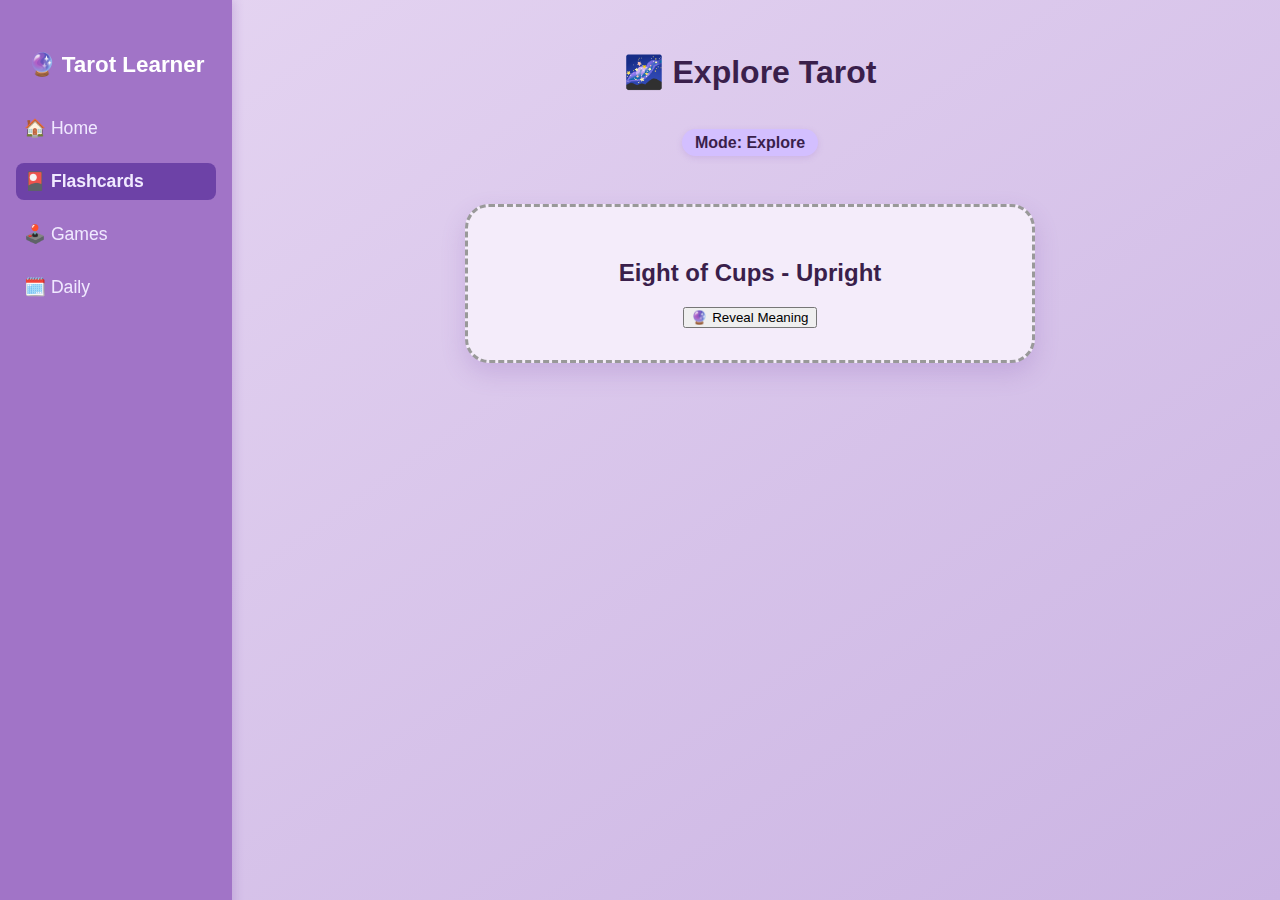
<file: explore.html>
<!DOCTYPE html>
<html lang="en">
<head>
  <meta charset="UTF-8" />
  <meta name="viewport" content="width=device-width, initial-scale=1.0"/>
  <title>Explore Tarot</title>

  <!-- CSS -->
  <link rel="stylesheet" href="style.css" />
  <link rel="stylesheet" href="sidebar.css" />

  <!-- Tarot Data -->
  <script src="tarot-data.js"></script>
</head>
<body>

  <!-- Main Content -->
   <div class="sidebar">
    <h2>🔮 Tarot Learner</h2>
    <nav>
      <a href="index.html">🏠 Home</a>
      <a href="flashcards.html"  class="active">🎴 Flashcards</a>
      <a href="games.html">🕹️ Games</a>
      <a href="daily.html">🗓️ Daily</a>
    </nav>
  </div>
  <main class="content" id="main-content">
    <h1>🌌 Explore Tarot</h1>
    <p class="mode-label">Mode: Explore</p>

    <div class="card new" id="card-box">
      <h2 id="card-name">Card Name</h2>
      <p id="card-meaning" class="hidden">Card meaning goes here</p>

      <!-- Reveal Button -->
      <div class="reveal-container" id="reveal-container">
        <button class="reveal-button" onclick="showAnswer()">🔮 Reveal Meaning</button>
      </div>

      <!-- Rating Buttons -->
      <div class="buttons hidden" id="rating-buttons">
        <button class="blue" onclick="rateCard('great')">🔵 7 days</button>
        <button class="green" onclick="rateCard('good')">🟢 3 days</button>
        <button class="yellow" onclick="rateCard('meh')">🟡 1 day</button>
        <button class="red" onclick="rateCard('bad')">🔴 30 mins</button>
      </div>
    </div>

    <!-- Optional: Done screen when all cards are rated -->
    <div id="done-screen" class="hidden">
      <h2>✨ You're all caught up!</h2>
      <p>You've explored all the tarot cards for now.</p>
      <button onclick="location.reload()">Restart</button>
    </div>
  </main>

  <!-- Explore Mode Script -->
  <script src="explore.js"></script>

  <!-- Sidebar Toggle Script -->
  <script>
    const toggle = document.getElementById("menu-toggle");
    const menu = document.getElementById("side-menu");
    const page = document.getElementById("main-content");

    toggle.addEventListener("click", () => {
      toggle.classList.toggle("active");
      menu.classList.toggle("open");
      page.classList.toggle("menu-open");
    });
  </script>
</body>
</html>
</file>
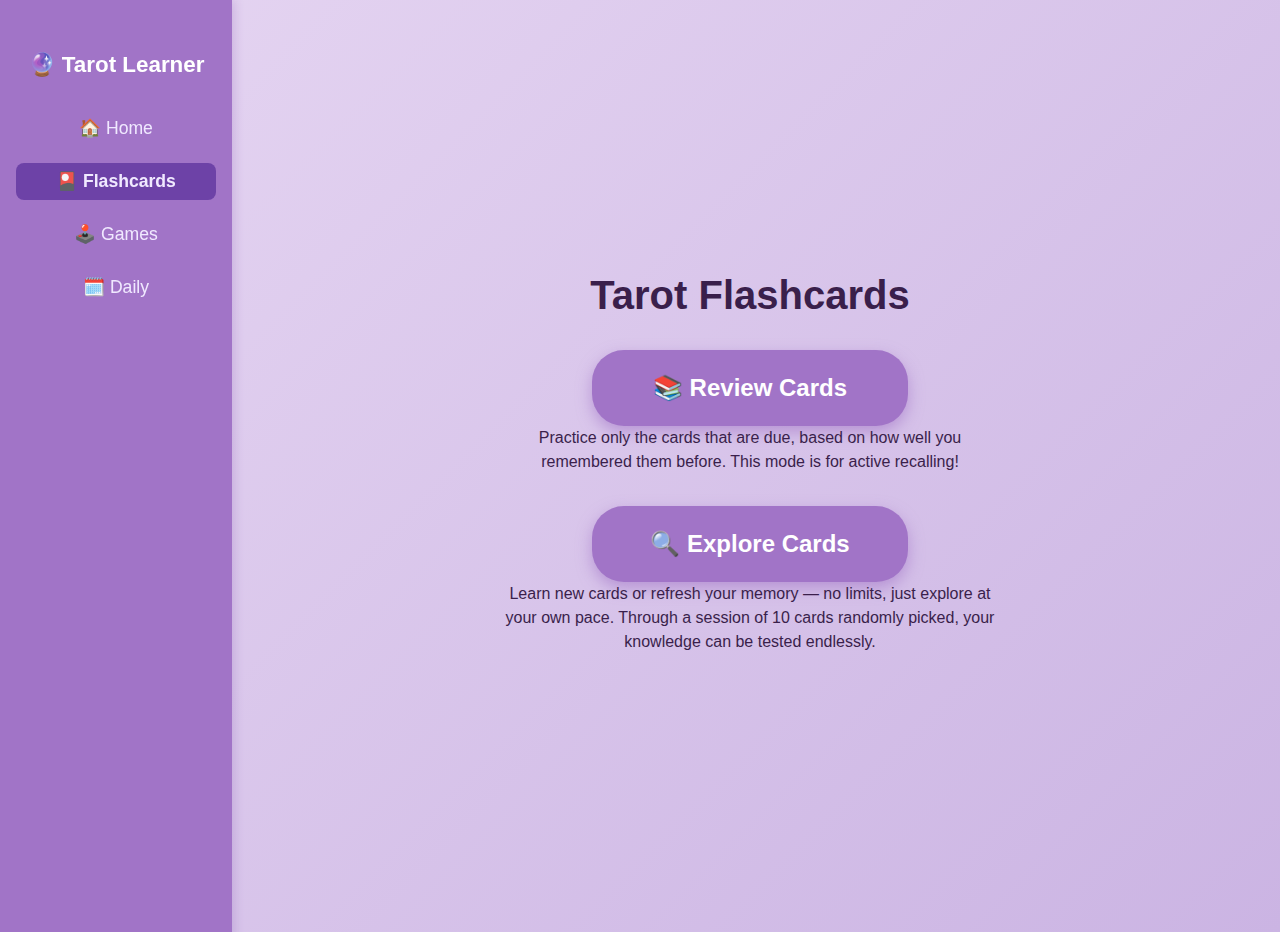
<file: flashcards.html>
<!DOCTYPE html>
<html lang="en">
<head>
  <meta charset="UTF-8" />
  <meta name="viewport" content="width=device-width, initial-scale=1" />
  <title>Tarot Flashcards</title>
  <link rel="stylesheet" href="flashcards.css">
  <link rel="stylesheet" href="sidebar.css">
</head>
<body>
  <div class="sidebar">
    <h2>🔮 Tarot Learner</h2>
    <nav>
      <a href="index.html">🏠 Home</a>
      <a href="flashcards.html" class="active">🎴 Flashcards</a>
      <a href="games.html">🕹️ Games</a>
      <a href="daily.html">🗓️ Daily</a>
    </nav>
  </div>

  <main class="content">
    <h1>Tarot Flashcards</h1>
    <a href="review.html" class="btn">📚 Review Cards</a>
    <p>Practice only the cards that are due, based on how well you remembered them before. This mode is for active recalling!</p>
    <a href="explore.html" class="btn">🔍 Explore Cards</a>
    <p>Learn new cards or refresh your memory — no limits, just explore at your own pace. Through a session of 10 cards randomly picked, your knowledge can be tested endlessly.</p>
  </main>
</body>
</html>
</file>
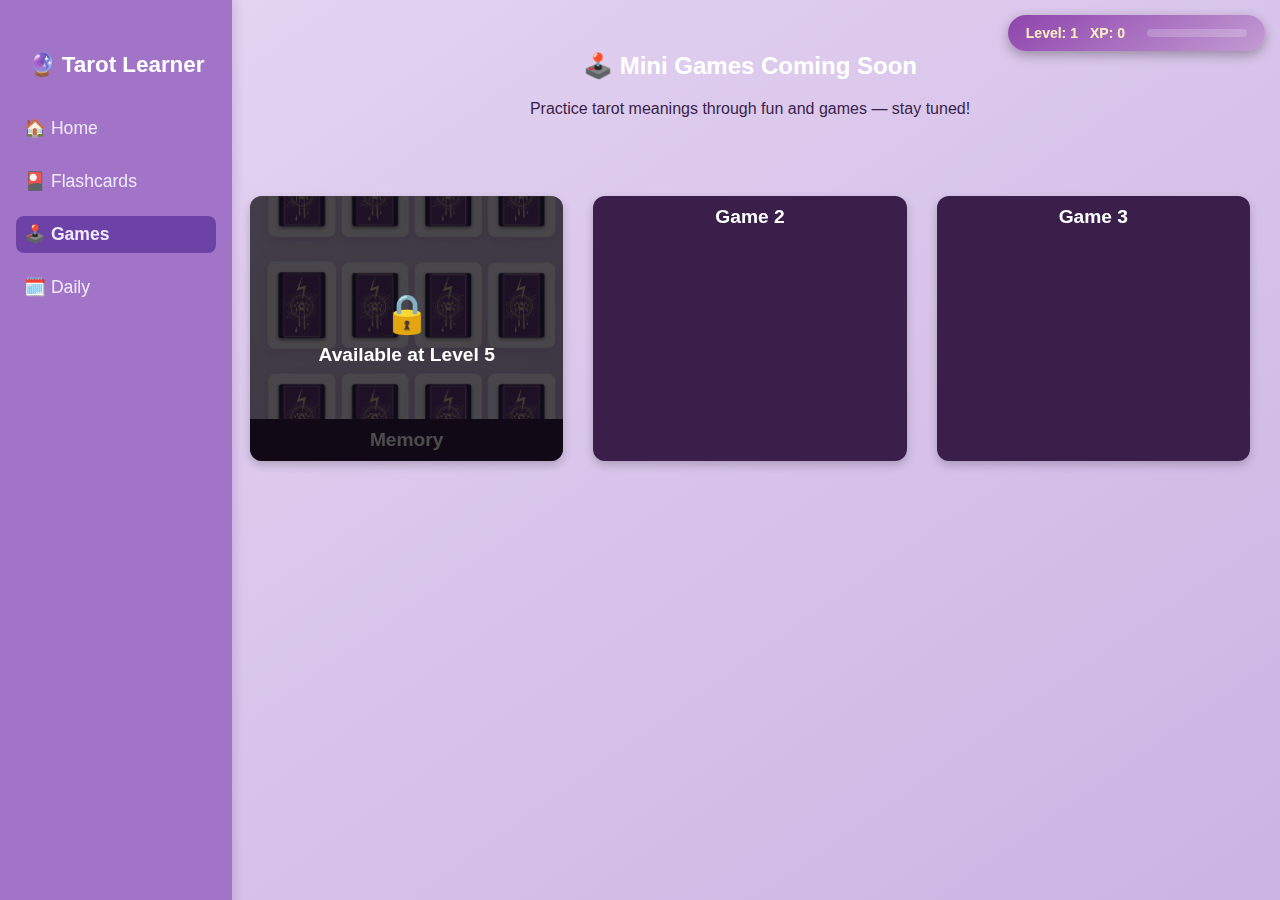
<file: games.html>
<!DOCTYPE html>
<html lang="en">
<head>
  <meta charset="UTF-8">
  <title>Mini Games</title>
  <link rel="stylesheet" href="xp.css"> 
  <link rel="stylesheet" href="style.css">
  <link rel="stylesheet" href="sidebar.css">
  <link rel="stylesheet" href="game.css">

  <script src="xp.js"></script>
  <script src="games.js"></script>
</head>
<body>
  <div class="sidebar">
    <h2>🔮 Tarot Learner</h2>
    <nav>
      <a href="index.html">🏠 Home</a>
      <a href="flashcards.html">🎴 Flashcards</a>
      <a href="games.html" class="active">🕹️ Games</a>
      <a href="daily.html">🗓️ Daily</a>
    </nav>
  </div>
    <!--XP-->
    <div id="xp-display" class="xp-display">
      <span>Level: <span id="level">1</span></span>
      <span>XP: <span id="xp">0</span></span>
      <div class="xp-bar-container">
        <div class="xp-bar" id="xp-bar"></div>
      </div>
    </div>
  <div class="content">
    <h2>🕹️ Mini Games Coming Soon</h2>
    <p>Practice tarot meanings through fun and games — stay tuned!</p>
  </div>
    <main class="game-grid">
  <!-- Game 1 -->
  <div class="game-card locked" data-required-level="5">
    <img src="memory-screenshot.png" alt="Memory game">
    <div class="lock-overlay">
      Available at Level 5
    </div>
    <h2>Memory</h2>
  </div>

  <!-- Game 2 -->
  <div class="game-card">
    <h2>Game 2</h2>
  </div>

  <!-- Game 3 -->
  <div class="game-card">
    <h2>Game 3</h2>
  </div>
</main>

<script src="xp.js"></script>
<script src="games.js"></script>

</body>
</html>
</file>
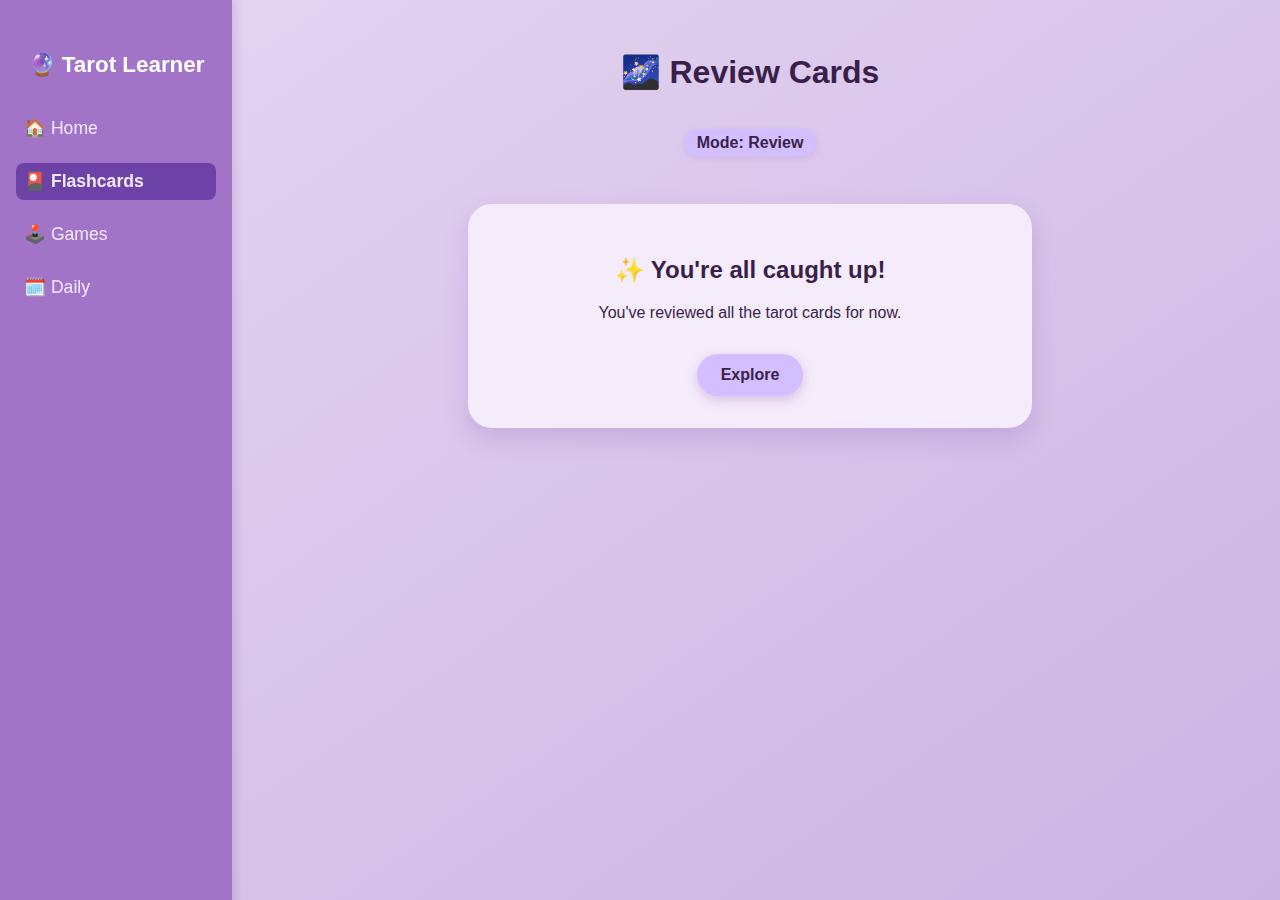
<file: review.html>
<!DOCTYPE html>
<html lang="en">
<head>
  <meta charset="UTF-8" />
  <meta name="viewport" content="width=device-width, initial-scale=1.0"/>
  <title>Review Cards</title>

  <!-- CSS -->
  <link rel="stylesheet" href="style.css" />
  <link rel="stylesheet" href="sidebar.css" />

  <!-- Tarot Data -->
  <script src="tarot-data.js"></script>
</head>
<body>

  <!-- Main Content -->
  <div class="sidebar">
    <h2>🔮 Tarot Learner</h2>
    <nav>
      <a href="index.html">🏠 Home</a>
      <a href="flashcards.html" class="active">🎴 Flashcards</a>
      <a href="games.html">🕹️ Games</a>
      <a href="daily.html">🗓️ Daily</a>
    </nav>
  </div>
  <main class="content" id="main-content">
    <h1>🌌 Review Cards</h1>
    <p class="mode-label">Mode: Review</p>

    <div class="card new" id="card-box">
      <h2 id="card-name">Card Name</h2>
      <p id="card-meaning" class="hidden">Card meaning goes here</p>

      <!-- Reveal Button -->
      <div class="reveal-container" id="reveal-container">
        <button class="reveal-button" onclick="showAnswer()">🔮 Reveal Meaning</button>
      </div>

      <!-- Rating Buttons -->
      <div class="buttons hidden" id="rating-buttons">
        <button class="blue" onclick="rateCard('great')">🔵 7 days</button>
        <button class="green" onclick="rateCard('good')">🟢 3 days</button>
        <button class="yellow" onclick="rateCard('meh')">🟡 1 day</button>
        <button class="red" onclick="rateCard('bad')">🔴 30 mins</button>
      </div>
    </div>

    <!-- Optional: Done screen when all cards are rated -->
    <div id="done-screen" class="hidden">
      <h2>✨ You're all caught up!</h2>
      <p>You've reviewed all the tarot cards for now.</p>
      <button id="explore-button">Explore</button>
    </div>
  </main>

  <!-- Explore Mode Script -->
  <script src="review.js"></script>

  <!-- Sidebar Toggle Script -->
  <script>
    const toggle = document.getElementById("menu-toggle");
    const menu = document.getElementById("side-menu");
    const page = document.getElementById("main-content");

    toggle.addEventListener("click", () => {
      toggle.classList.toggle("active");
      menu.classList.toggle("open");
      page.classList.toggle("menu-open");
    });
  </script>
</body>
</html>
</file>
<file: style.css>
/* Base Layout */
body {
  font-family: 'Segoe UI', sans-serif;
  background: linear-gradient(to bottom right, #e6d6f2, #cbb4e3);
  color: #3a1f4b;
  margin: 0;
  padding: 0;
  min-height: 100vh;
}

/* Page Container */
.page {
  padding: 2rem;
  text-align: center;
}

/* Flashcard Card Style */
.card {
  background: #f4ecfa;
  color: #3a1f4b;
  padding: 2rem;
  border-radius: 1.5rem;
  box-shadow: 0 10px 25px rgba(120, 70, 170, 0.2);
  max-width: 500px;
  margin: 2rem auto;
  transition: transform 0.3s, border-color 0.3s;
  border: 3px solid transparent;
}

.card:hover {
  transform: scale(1.02);
}

/* Card Border Colors */
.card.great { border-color: #6a6aff; }
.card.good  { border-color: #2e8531; }
.card.meh   { border-color: #a89000; }
.card.bad   { border-color: #a11a1a; }
.card.new   { border: 3px dashed #999; }

/* Buttons Container */
.buttons {
  margin-top: 1.5rem;
}

/* Flashcard Buttons */
.buttons button {
  margin: 0.5rem;
  padding: 0.75rem 1.5rem;
  border: none;
  border-radius: 2rem;
  font-weight: bold;
  font-size: 1rem;
  cursor: pointer;
  transition: 0.3s ease;
  box-shadow: 0 4px 12px rgba(150, 100, 200, 0.3);
}

button.blue   { background-color: #b6aaff; color: #2b2d6e; }
button.green  { background-color: #baffc9; color: #2e5731; }
button.yellow { background-color: #fff7a8; color: #635f00; }
button.red    { background-color: #ffc9c9; color: #6b0000; }

.buttons button:hover {
  transform: scale(1.05);
  opacity: 0.9;
}

/* Done Screen */
#done-screen {
  background: #f4ecfa;
  color: #3a1f4b;
  padding: 2rem;
  border-radius: 1.5rem;
  box-shadow: 0 10px 25px rgba(120, 70, 170, 0.2);
  max-width: 500px;
  margin: 2rem auto;
  transition: transform 0.3s;
}

#done-screen button {
  background-color: #d3bfff;
  color: #3a1f4b;
  border: none;
  padding: 0.75rem 1.5rem;
  border-radius: 2rem;
  font-weight: bold;
  font-size: 1rem;
  cursor: pointer;
  margin-top: 1rem;
  box-shadow: 0 4px 12px rgba(150, 100, 200, 0.3);
  transition: 0.3s ease;
}

#done-screen button:hover {
  transform: scale(1.05);
}

/* Explore Mode Grid */
#explore-container {
  max-width: 900px;
  margin: 2rem auto;
  padding: 1rem;
  display: grid;
  grid-template-columns: repeat(auto-fill, minmax(260px, 1fr));
  gap: 1.5rem;
}

/* Explore Cards */
.explore-card {
  background: #f4ecfa;
  padding: 1rem;
  border-radius: 1rem;
  box-shadow: 0 8px 18px rgba(120, 70, 170, 0.1);
  transition: transform 0.3s, box-shadow 0.3s;
  text-align: left;
  border-left: 6px solid #a174c7;
}

.explore-card.great { border-left-color: #6a6aff; }
.explore-card.good  { border-left-color: #2e8531; }
.explore-card.meh   { border-left-color: #a89000; }
.explore-card.bad   { border-left-color: #a11a1a; }
.explore-card.new   { border-left: 6px dashed #999; }

.explore-card strong {
  display: block;
  font-size: 1.2rem;
  color: #3a1f4b;
  margin-bottom: 0.5rem;
}

.explore-card:hover {
  transform: scale(1.02);
  box-shadow: 0 12px 25px rgba(120, 70, 170, 0.2);
}

/* Section Titles in Explore Mode */
#explore-container h3 {
  grid-column: 1 / -1;
  font-size: 1.5rem;
  margin-top: 2rem;
  color: #6d42a7;
  border-bottom: 2px dashed #a174c7;
  padding-bottom: 0.5rem;
  text-align: center;
}

#explore-container h3.great   { color: #6a6aff; }
#explore-container h3.good    { color: #2e8531; }
#explore-container h3.meh     { color: #a89000; }
#explore-container h3.bad     { color: #a11a1a; }
#explore-container h3.unrated { color: #888; }

/* Mode Label */
.mode-label {
  font-size: 1rem;
  font-weight: bold;
  background-color: #d3bfff;
  color: #3a1f4b;
  display: inline-block;
  padding: 0.3rem 0.8rem;
  border-radius: 1rem;
  margin-bottom: 1rem;
  box-shadow: 0 2px 6px rgba(150, 100, 200, 0.2);
}

/* Utility */
.hidden {
  display: none;
}

/*For flashcards.html*/

/* Grid layout for flashcards menu */
.card-grid {
  display: flex;
  justify-content: center;  /* centers the cards horizontally */
  gap: 1.5rem;              /* space between them */
  flex-wrap: wrap;          /* allows them to stack on smaller screens */
  margin: 2rem auto;
  padding: 1rem;
  max-width: 900px;
}

/* Menu cards */
.mode-card {
  background: #f4ecfa;
  padding: 1rem;
  border-radius: 1rem;
  box-shadow: 0 8px 18px rgba(120, 70, 170, 0.1);
  transition: transform 0.3s, box-shadow 0.3s;
  border-left: 6px solid #a174c7;
  text-align: center;
}

.mode-card:hover {
  transform: scale(1.02);
  box-shadow: 0 12px 25px rgba(120, 70, 170, 0.2);
}

.mode-link {
  display: block;
  font-size: 1.3rem;
  font-weight: bold;
  text-decoration: none;
  color: #3a1f4b;
  margin-bottom: 0.5rem;
}

/*For flashacards.html*/
</file>
<file: sidebar.css>
/* Sidebar styles */
.sidebar {
  position: fixed;
  top: 0;
  left: 0;
  width: 200px;
  height: 100vh;
  background: #a174c7;
  color: white;
  padding: 2rem 1rem;
  box-shadow: 2px 0 10px rgba(100, 50, 150, 0.2);
}

.sidebar h2 {
  font-size: 1.4rem;
  margin-bottom: 2rem;
  text-align: center;
}

.sidebar nav {
  display: flex;
  flex-direction: column;
  gap: 1rem;
}

.sidebar nav a {
  color: #f0e9ff;
  text-decoration: none;
  font-size: 1.1rem;
  font-weight: 500;
  padding: 0.5rem;
  border-radius: 0.5rem;
  transition: background 0.2s;
}

.sidebar nav a:hover {
  background: #8f5eb7;
}

.sidebar nav a.active {
  background: #6d42a7;
  font-weight: bold;
}

/* Page content beside sidebar */
.content {
  margin-left: 220px;
  padding: 2rem;
  text-align: center;
}
</file>
<file: flashcards.css>
body {
    font-family: 'Segoe UI', Tahoma, Geneva, Verdana, sans-serif;
    background: linear-gradient(135deg, #e6d6f2, #cbb4e3);
    margin: 0;
    display: flex;
    flex-direction: column;
    align-items: center;
    justify-content: center;
    height: 100vh;
    color: #3a1f4b;
    text-align: center;
    gap: 2rem;
    padding: 1rem;
    }
h1 {
    font-size: 2.5rem;
    margin-bottom: 2rem;
}
.btn {
    display: inline-block;
    padding: 1.5rem 3rem;
    font-size: 1.5rem;
    font-weight: bold;
    border-radius: 2rem;
    text-decoration: none;
    color: white;
    background: #a174c7;
    box-shadow: 0 6px 15px rgba(161, 116, 199, 0.6);
    transition: background-color 0.3s ease;
    width: 220px;
    user-select: none;
}
.btn:hover {
    background: #6d42a7;
}
p {
  max-width: 500px;
  margin: 0 auto 2rem;
  font-size: 1rem;
  line-height: 1.5;
  color: #3a1f4b;
}
</file>
<file: xp.css>
/* Container */
.xp-display {
  position: fixed;
  top: 15px;
  right: 15px;
  background: linear-gradient(145deg, #8e44ad, #c39bd3); /* purple gradient */
  color: #fff;
  padding: 10px 18px;
  border-radius: 20px;
  font-family: 'Verdana', sans-serif;
  font-weight: 600;
  font-size: 14px;
  box-shadow: 0 4px 12px rgba(0, 0, 0, 0.3);
  z-index: 1000;
  display: flex;
  align-items: center;
  gap: 12px;
}

/* Level & XP numbers */
.xp-display span {
  font-weight: bold;
  color: #ffefc2;
}

/* Optional XP bar */
.xp-bar-container {
  background: rgba(255, 255, 255, 0.2);
  width: 100px;
  height: 8px;
  border-radius: 5px;
  overflow: hidden;
  margin-left: 10px;
}

.xp-bar {
  background: #f1c40f; /* gold */
  height: 100%;
  width: 0%;
  border-radius: 5px;
  transition: width 0.3s ease-in-out;
}
</file>
<file: game.css>
.game-grid {
  display: grid;
  grid-template-columns: repeat(auto-fit, minmax(200px, 1fr));
  gap: 30px;
  padding: 30px;
  max-width: 1200px;
  margin: auto;
  margin-left: 220px;
}

.game-card {
  background-color: #3a1f4b;
  border-radius: 10px;
  overflow: hidden;
  text-align: center;
  transition: transform 0.3s;
}

.game-card:hover {
  transform: scale(1.05);
}

.game-card img {
  width: 100%;
  height: 250px;
  object-fit: cover;
}

.game-card h2 {
  margin: 10px 0;
  font-size: 1.2em;
}

a {
  text-decoration: none;
  color: inherit;
  color: white;
}

.game-card {
  position: relative;
  text-align: center;
  border-radius: 12px;
  overflow: hidden;
  box-shadow: 0 4px 10px rgba(0,0,0,0.2);
  transition: transform 0.2s ease;
}

.game-card img {
  width: 100%;
  height: auto;
  display: block;
}

.game-card h2 {
  margin: 10px 0;
}

.game-card:hover {
  transform: translateY(-5px);
}

/* 🔒 Lock overlay */
.lock-overlay {
  position: absolute;
  top: 0;
  left: 0;
  right: 0;
  bottom: 0;
  background: rgba(0,0,0,0.7);
  color: #fff;
  font-size: 1.2em;
  font-weight: bold;
  display: flex;
  align-items: center;
  justify-content: center;
  flex-direction: column;
  opacity: 1;
  pointer-events: none; /* prevent clicking */
}

.lock-overlay::before {
  content: "🔒";
  font-size: 2em;
  margin-bottom: 8px;
}

/* When unlocked, hide overlay */
.game-card.unlocked .lock-overlay {
  display: none;
}

h2 {
  color: white;
}
</file>
